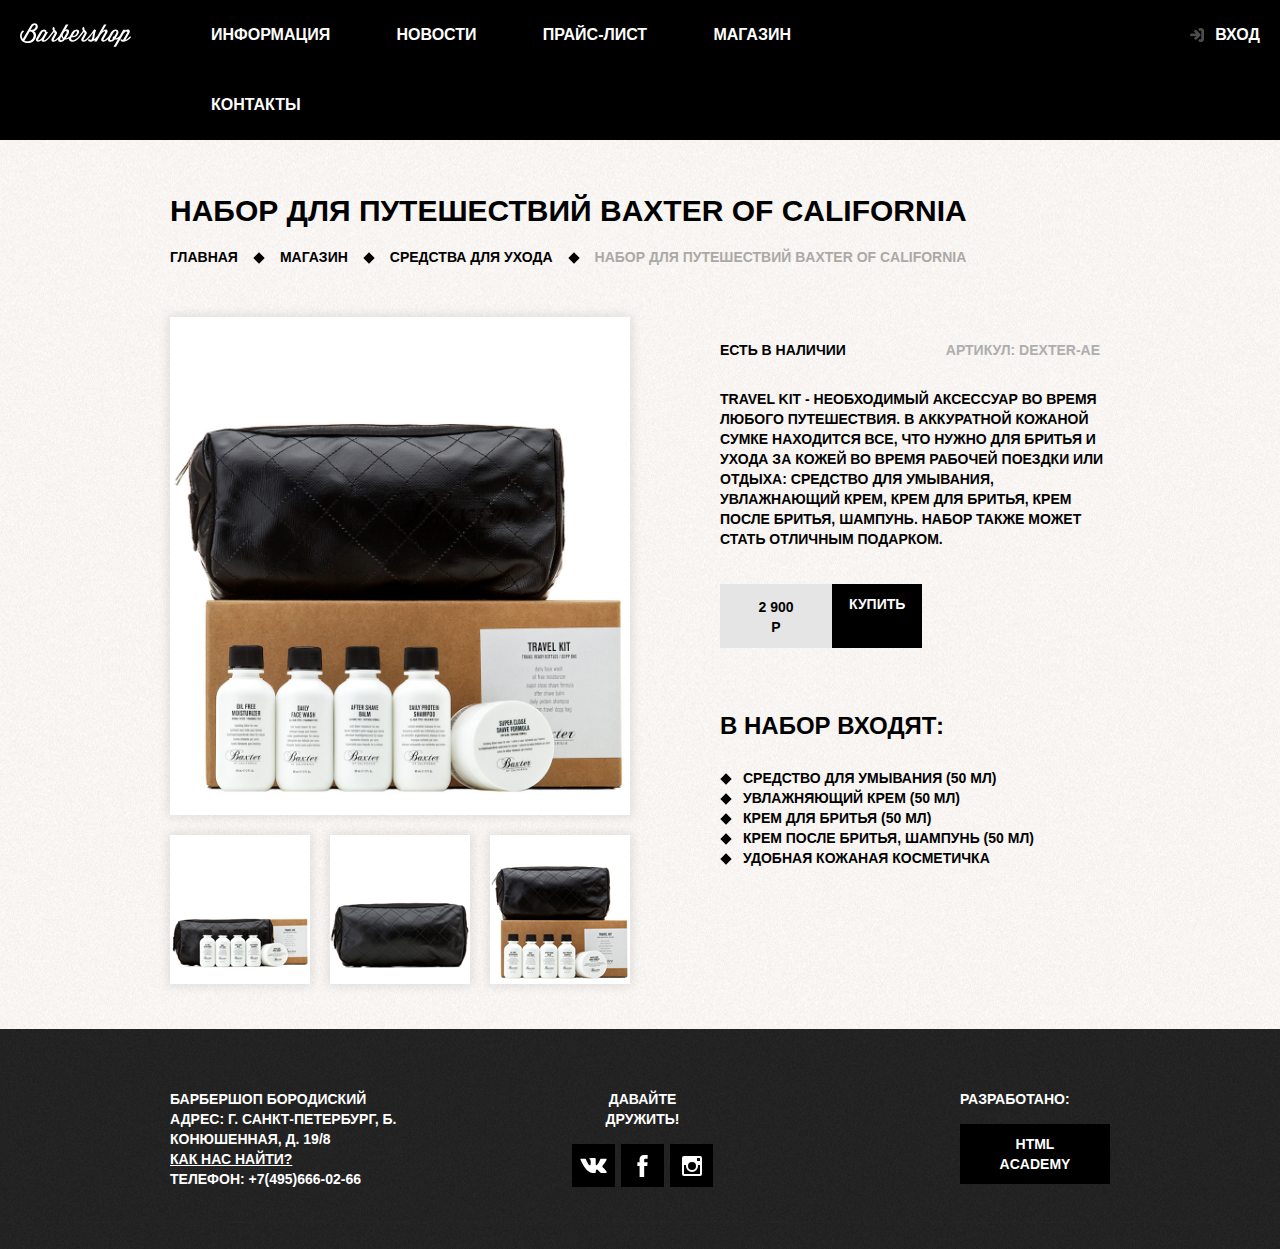
<file: catalog-item.html>
<!DOCTYPE html>
<html lang="en">
<head>
	<meta charset="UTF-8">
	<title>Карточка товара</title>
	<link rel="stylesheet" href="css/style.css">
</head>
<body class="inner-page">
	<header class="main-header">
		<nav class="main-navigation">
			<a class="main-header-logo" href="index.html">
				<img src="img/logo.svg" width="111" height="24" alt=Логотип барбершопа Бородинский>
			</a>
			<ul class="site-navigation">
				<li><a href="info.html">Информация</a></li>
				<li><a href="news.html">Новости</a></li>
				<li><a href="price.html">Прайс-лист</a></li>
				<li><a href="catalog.html">Магазин</a></li>
				<li><a href="contacts.html">Контакты</a></li>
			</ul>
			<ul class="user-navigation">
				<li>
					<a class="login-link" href="login.html">Вход</a>
				</li>
			</ul>
		</nav>
	</header>
	<main class="container">
		<h1 class="page-title">Набор для путешествий Baxter of California	</h1>
		<ul class="breadcrumbs">
			<li><a href="index.html">Главная</a></li>
			<li><a href="catalog.html">Магазин</a></li>
			<li><a href="#">Средства для ухода</a></li>
			<li class="breadcrumbs-current">Набор для путешествий Baxter of California</li>
		</ul>
		<div class="catalog-columns">
			<section class="product-photos">
				<h2 class="visually-hidden">Изображения товара</h2>
				<p class="product-photo-full">
					<img src="img/product-big.jpg" width="460" height="498" alt="Фото всего набора">
				</p>
				<ul class="product-photo-preview">
					<li><img src="img/product-small-1.jpg" width="140" height="149" alt="Фото в анфас"></li>
					<li><img src="img/product-small-2.jpg" width="140" height="149" alt="Фото в профиль"></li>
					<li><img src="img/product-small-3.jpg" width="140" height="149" alt="Фото отдельной части"></li>
				</ul>
			</section>
			<section class="product-info">
				<h2 class="visually-hidden">Описание товара</h2>
				<div class="product-description">
					<p class="product-availability">Есть в наличии</p>
					<p class="product-article">Артикул: dexter-ae</p>
				</div>
				<p class="product-text">Travel Kit - необходимый аксессуар во время любого путешествия. В аккуратной кожаной сумке находится все, что нужно для бритья и ухода за кожей во время рабочей поездки или отдыха: средство для умывания, увлажнающий крем, крем для бритья, крем после бритья, шампунь. Набор также может стать отличным подарком.</p>
				<p class="product-price">
					<b>2 900 Р</b>
					<a class="button" href="#">Купить</a>
				</p>
				<h3>В набор входят:</h3>
				<ul>
					<li>Средство для умывания (50 мл)</li>
					<li>Увлажняющий крем (50 мл)</li>
					<li>Крем для бритья (50 мл)</li>
					<li>Крем после бритья, шампунь (50 мл)</li>
					<li>Удобная кожаная косметичка</li>
				</ul>
			</section>
		</div>
	</main>
	<footer class="main-footer"> 
		<div class="container">
			<p class="footer-contacts">
				Барбершоп бородиский <br>
				Адрес: г. Санкт-Петербург, б. Конюшенная, д. 19/8 <br>
				<a href="map.html">Как нас найти?</a><br>
				Телефон: +7(495)666-02-66
			</p>
			<div class="footer-social">
				<b>Давайте дружить!</b>
				<ul>
					<li>
						<a class="social-button" href="#"><span class="visually-hidden">Вконтакте</span>
							<svg xmlns="http://www.w3.org/2000/svg" width="27" height="15" viewBox="0 0 26.14 14.91">
								<path d="M26 13.47l-.09-.17a13.55 13.55 0 0 0-2.6-3q-.87-.83-1.1-1.12A1 1 0 0 1 22 8a10.27 10.27 0 0 1 1.22-1.78l.88-1.16q2.35-3.13 2-4L26 .94a.8.8 0 0 0-.4-.22 2.14 2.14 0 0 0-.87 0h-3.92a.51.51 0 0 0-.27 0h-.3a.6.6 0 0 0-.15.14.93.93 0 0 0-.14.24 22.22 22.22 0 0 1-1.46 3.06q-.5.84-.93 1.46a7 7 0 0 1-.71.91 4.94 4.94 0 0 1-.52.47q-.23.18-.35.15l-.23-.05a.9.9 0 0 1-.31-.33 1.49 1.49 0 0 1-.16-.53v-.55-.65-.57-1.12-1-.75a3.14 3.14 0 0 0 0-.62 2.12 2.12 0 0 0-.14-.44.73.73 0 0 0-.28-.33 1.57 1.57 0 0 0-.46-.18A9 9 0 0 0 12.57 0a8.93 8.93 0 0 0-3.25.33 1.83 1.83 0 0 0-.52.41q-.25.3-.07.33a1.67 1.67 0 0 1 1.16.59l.08.16a2.6 2.6 0 0 1 .19.63 6.32 6.32 0 0 1 .12 1 10.59 10.59 0 0 1 0 1.7q-.07.71-.13 1.1a2.21 2.21 0 0 1-.18.64 2.69 2.69 0 0 1-.16.3l-.07.07a1 1 0 0 1-.37.07.86.86 0 0 1-.46-.19 3.27 3.27 0 0 1-.56-.52 7 7 0 0 1-.66-.93q-.37-.6-.76-1.42l-.22-.39q-.2-.38-.56-1.11t-.62-1.43A.9.9 0 0 0 5.2.9h-.07a.93.93 0 0 0-.22-.16A1.44 1.44 0 0 0 4.6.65L.87.68A1 1 0 0 0 .1.94L0 1a.44.44 0 0 0 0 .22 1.08 1.08 0 0 0 .08.37Q.9 3.53 1.86 5.31t1.66 2.87Q4.23 9.27 5 10.24t1 1.24l.37.41.34.33a8.06 8.06 0 0 0 1 .78 16.34 16.34 0 0 0 1.4.9 7.6 7.6 0 0 0 1.79.72 6.19 6.19 0 0 0 2 .22h1.57a1.08 1.08 0 0 0 .72-.3l.05-.07a.9.9 0 0 0 .1-.25 1.38 1.38 0 0 0 0-.37 4.48 4.48 0 0 1 .09-1.05 2.77 2.77 0 0 1 .23-.71 1.74 1.74 0 0 1 .29-.4 1.19 1.19 0 0 1 .23-.2h.11a.86.86 0 0 1 .77.21 4.52 4.52 0 0 1 .83.79q.39.47.93 1.05a6.41 6.41 0 0 0 1 .87l.27.16a3.31 3.31 0 0 0 .71.3 1.53 1.53 0 0 0 .76.07l3.48-.05a1.58 1.58 0 0 0 .8-.17.68.68 0 0 0 .34-.37 1.06 1.06 0 0 0 0-.46 1.71 1.71 0 0 0-.1-.36z"
									fill="#fff">
								</path>
							</svg>
						</a>
					</li>
					<li>
						<a class="social-button" href="#">
							<span class="visually-hidden">Фейсбук</span>
							<svg xmlns="http://www.w3.org/2000/svg" width="19" height="22" viewBox="0 0 10.15 21.74">
								<path d="M3.34 1.12A4.77 4.77 0 0 1 6.53 0h3.61v3.81H7.81a1.07 1.07 0 0 0-1.09.83v2.55h3.42c-.08 1.23-.24 2.45-.41 3.67h-3v10.87H2.21V10.86H0V7.21h2.19V3.66a3.83 3.83 0 0 1 1.15-2.54z"
								fill="#fff">
								</path>
							</svg>
						</a>
					</li>
					<li>
						<a class="social-button" href="#">
							<span class="visually-hidden">Инстаграм</span>
							<svg xmlns="http://www.w3.org/2000/svg" width="20" height="20" viewBox="0 0 20 20">
								<path d="M18 0H2a2 2 0 0 0-2 2v16a2 2 0 0 0 2 2h16a2 2 0 0 0 2-2V2a2 2 0 0 0-2-2zm-8 6a4 4 0 1 1-4 4 4 4 0 0 1 4-4zM2.5 18a.47.47 0 0 1-.5-.5V9h2.1a3.4 3.4 0 0 0-.1 1 6 6 0 1 0 12 0 3.4 3.4 0 0 0-.1-1H18v8.5a.47.47 0 0 1-.5.5zM18 4.5a.47.47 0 0 1-.5.5h-2a.47.47 0 0 1-.5-.5v-2a.47.47 0 0 1 .5-.5h2a.47.47 0 0 1 .5.5z"
									fill="#fff">
								</path>
							</svg>
						</a>
					</li>
				</ul>
			</div>
			<p class="footer-copyright">
				<b>Разработано:</b>
				<a class="button" href="https://htmlacademy.ru">HTML Academy</a>
			</p>
		</div>
	</footer>
	<section class="modal modal-login">
		<h2>Личный кабинет</h2>
		<p>Введите свой логин и пароль</p>
		<form class="login-form" action="https://echo.htmlacademy.ru" method="post">
			<p>
				<label class="visually-hidden" for="user-login">Логин</label>
				<input class="login-icon-user" id="user-login" type="text" name="login" placeholder="Логин">
			</p>
			<p>
				<label class="visually-hidden" for="user-password">Пароль</label>
				<input class="login-icon-password" id="user-password" type="password" name="password" placeholder="Пароль">
			</p>
			<p class="login-password-info">
				<label class="login-checkbox">
					<input type="checkbox" name="remember" class="visually-hidden">
					<span class="checkbox-indicator"></span>
					Запомните меня
				</label>
				<a class="restore" href="#">Я забыл пароль!</a>
			</p>
			<button class="button" type="submit">Войти</button>
		</form>
		<button class="modal-close" type="button">Закрыть</button>
	</section>
</body>
</html>
</file>
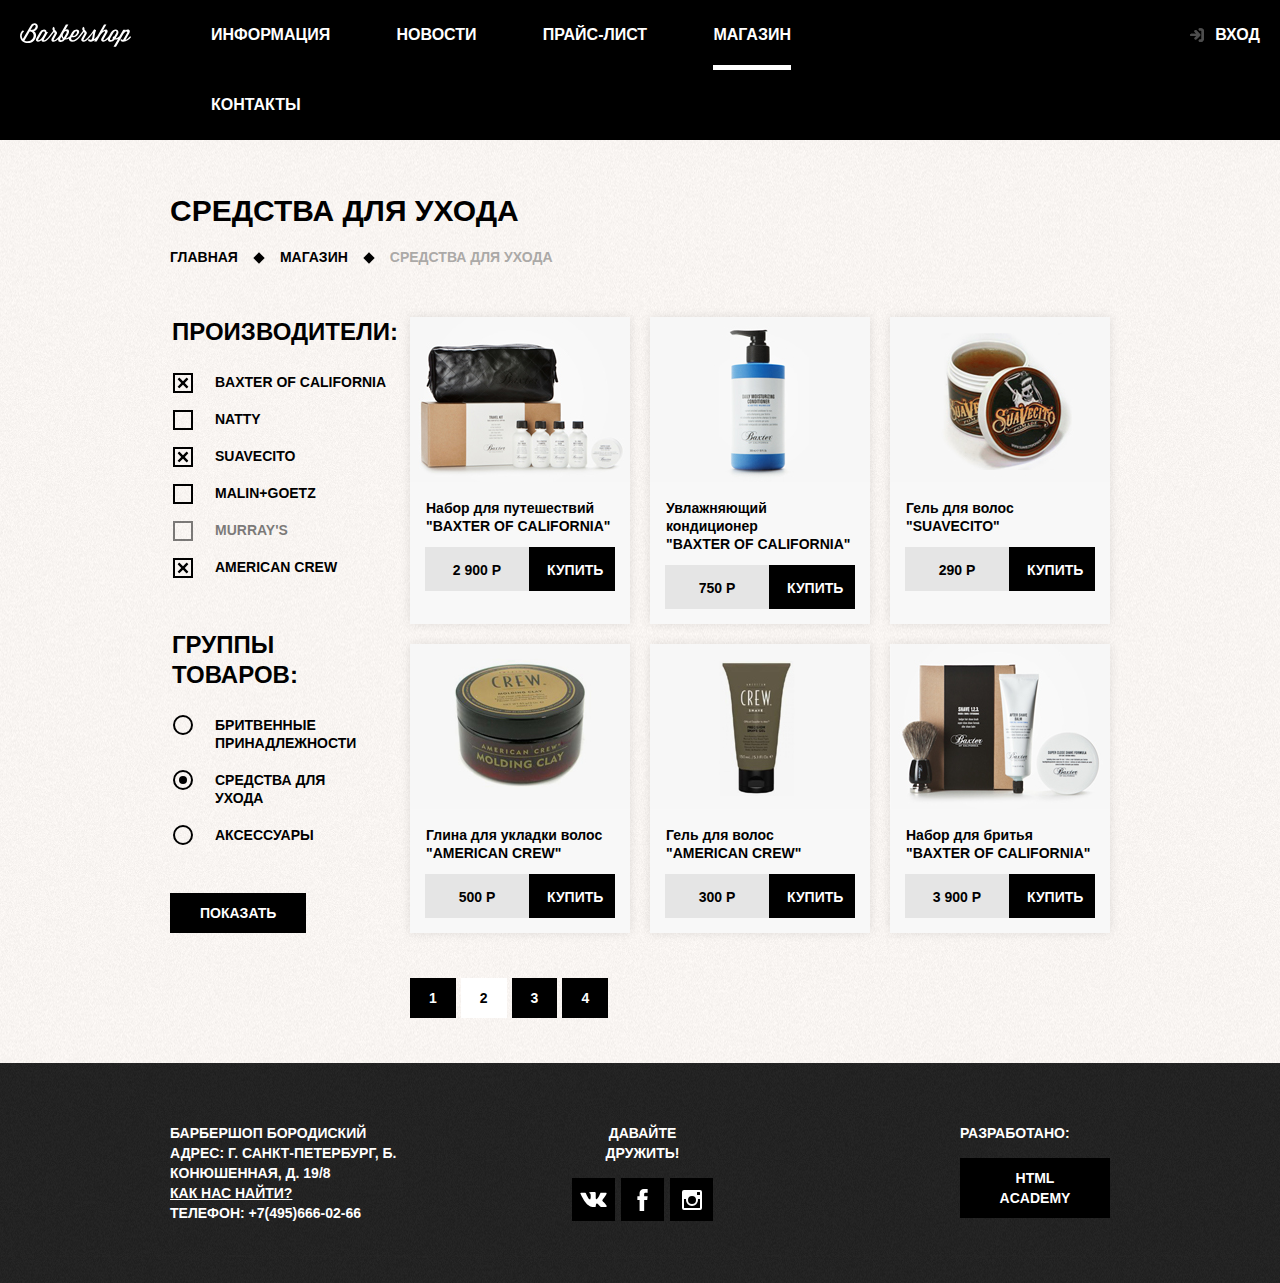
<file: catalog.html>
<!DOCTYPE html>
<html lang="en">
<head>
	<meta charset="UTF-8">
	<title>Каталог</title>
	<link rel="stylesheet" href="css/style.css">
</head>
<body class="inner-page">
	<header class="main-header">
		<nav class="main-navigation">
			<a class="main-header-logo" href="index.html">
				<img src="img/logo.svg" width="111" height="24" alt="Логотип барбершопа Бородинский">
			</a>
			<ul class="site-navigation">
				<li><a href="info.html">Информация</a></li>
				<li><a href="news.html">Новости</a></li>
				<li><a href="price.html">Прайс-лист</a></li>
				<li class="site-navigation-current"><a href="catalog.html">Магазин</a></li>
				<li><a href="contacts.html">Контакты</a></li>
			</ul>
			<ul class="user-navigation">
				<li>
					<a class="login-link" href="login.html">Вход</a>
				</li>
			</ul>
		</nav>
	</header>

	<main class="container">
		<h1 class="page-title">Средства для ухода</h1>
		<ul class="breadcrumbs">
			<li><a href="index.html">Главная</a></li>
			<li><a href="catalog.html">Магазин</a></li>
			<li class="breadcrumbs-current">Средства для ухода</li>
		</ul>
		<div class="catalog-columns">
			<section class="filters">
				<h2 class="visually-hidden">Фильтр товаров</h2>
				<form class="filter" method="GET" action="https://echo.htmlacademy.ru">
					<fieldset>
						<legend>Производители:</legend>
						<ul>
							<li class="filter-option">
								<input class="visually-hidden filter-input filter-input-checkbox" type="checkbox" name="baxter-of-california" id="filter-baxter-of-california" checked>
								<label for="filter-baxter-of-california">Baxter of California</label>
							</li>
							<li class="filter-option">
								<input class="visually-hidden filter-input filter-input-checkbox" type="checkbox" name="mr-natty" id="filter-mr-natty">
								<label for="filter-mr-natty">Natty</label>
							</li>
							<li class="filter-option">
								<input class="visually-hidden filter-input filter-input-checkbox" type="checkbox" name="suavecito" id="filter-suavecito" checked>
								<label for="filter-suavecito">Suavecito</label>
							</li>
							<li class="filter-option">
								<input class="visually-hidden filter-input filter-input-checkbox" type="checkbox" name="malin-goetz" id="filter-malin-goetz">
								<label for="filter-malin-goetz">Malin+Goetz</label>
							</li>
							<li class="filter-option">
								<input class="visually-hidden filter-input filter-input-checkbox" type="checkbox" name="murrays" id="filter-murrays" disabled>
								<label for="filter-murrays">Murray's</label>
							</li>
							<li class="filter-option">
								<input class="visually-hidden filter-input filter-input-checkbox" type="checkbox" name="american-crew" id="filter-american-crew" checked>
								<label for="filter-american-crew">American Crew</label>
							</li>
						</ul>
					</fieldset>
					<fieldset>
							<legend>Группы товаров:</legend>
							<ul>
								<li class="filter-option">
									<input class="visually-hidden filter-input filter-input-radio" type="radio" name="product-group" value="shaving" id="filter-shave">
									<label for="filter-shave">Бритвенные принадлежности</label>
								</li>
								<li class="filter-option">
									<input class="visually-hidden filter-input filter-input-radio" type="radio" name="product-group" value="hair-care" id="filter-care" checked>
									<label for="filter-care">Средства для ухода</label>
								</li>
								<li class="filter-option">
									<input class="visually-hidden filter-input filter-input-radio" type="radio" name="product-group" value="accessories" id="filter-accessories">
									<label for="filter-accessories">Аксессуары</label>
								</li>
							</ul>
					</fieldset>
					<button type="submit" class="filter-button button">Показать</button>
				</form>
			</section>
			<section class="catalog">
				<h2 class="visually-hidden">Список средств для ухода</h2>
				<ul class="catalog-list">
					<li class="catalog-item">
						<a href="catalog-item.html">
							<h3>
								<span class="catalog-category">Набор для путешествий</span>
								<span class="catalog-item-title">"Baxter of California"</span>	
							</h3>
							<p class="catalog-item-image">
								<img src="img/product-1.jpg" width="220" height="165" alt="Набор для путешествий Baxter of California">
							</p>
						</a>
						<p class="catalog-item-price">
							<b>2 900 Р</b>
							<a class="button" href="#">Купить</a>
						</p>
					</li>
					<li class="catalog-item">
						<a href="catalog-item.html">
							<h3>
								<span class="catalog-category">Увлажняющий кондиционер</span>
								<span class="catalog-item-title">"Baxter of California"</span>
							</h3>
							<p class="catalog-item-image">
								<img src="img/product-2.jpg" width="220" height="165" alt="Увлажняющий кондиционер Baxter of California">
							</p>
						</a>
						<p class="catalog-item-price">
							<b>750 Р</b>
							<a class="button" href="#">Купить</a>
						</p>
					</li>
					<li class="catalog-item">
						<a href="catalog-item.html">
							<h3>
								<span class="catalog-category">Гель для волос</span>
								<span class="catalog-item-title">"SUAVECITO"</span>
							</h3>
							<p class="catalog-item-image">
								<img src="img/product-3.jpg" width="220" height="165" alt="Гель для волос SUAVECITO">
							</p>
						</a>
						<p class="catalog-item-price">
							<b>290 Р</b>
							<a class="button" href="#">Купить</a>
						</p>
					</li>
					<li class="catalog-item">
						<a href="catalog-item.html">
							<h3>
								<span class="catalog-category">Глина для укладки волос</span>
								<span class="catalog-item-title">"AMERICAN CREW"</span>
							</h3>
							<p class="catalog-item-image">
								<img src="img/product-4.jpg" width="220" height="165" alt="Глина для укладки волос AMERICAN CREW">
							</p>
						</a>
						<p class="catalog-item-price">
							<b>500 Р</b>
							<a class="button" href="#">Купить</a>
						</p>
					</li>
					<li class="catalog-item">
						<a href="catalog-item.html">
							<h3>
								<span class="catalog-category">Гель для волос</span>
								<span class="catalog-item-title">"AMERICAN CREW"</span>
							</h3>
							<p class="catalog-item-image">
								<img src="img/product-5.jpg" width="220" height="165" alt="Гель для волос AMERICAN CREW">
							</p>
						</a>
						<p class="catalog-item-price">
							<b>300 Р</b>
							<a class="button" href="#">Купить</a>
						</p>
					</li>
					<li class="catalog-item">
						<a href="catalog-item.html">
							<h3>
								<span class="catalog-category">Набор для бритья</span>
								<span class="catalog-item-title">"Baxter of California"</span>
							</h3>
							<p class="catalog-item-image">
								<img src="img/product-6.jpg" width="220" height="165" alt="Набор для бритья Baxter of California">
							</p>
						</a>
						<p class="catalog-item-price">
							<b>3 900 Р</b>
							<a class="button" href="#">Купить</a>
						</p>
					</li>
				</ul>
				<ul class="pagination-list">
					<li class="pagination-item"><a href="#">1</a></li>
					<li class="pagination-item pagination-item-current"><a>2</a></li>
					<li class="pagination-item"><a href="#">3</a></li>
					<li class="pagination-item"><a href="#">4</a></li>
				</ul>
			</section>
		</div>
	</main>
	<footer class="main-footer"> 
		<div class="container">
			<p class="footer-contacts">
				Барбершоп бородиский <br>
				Адрес: г. Санкт-Петербург, б. Конюшенная, д. 19/8 <br>
				<a href="map.html">Как нас найти?</a><br>
				Телефон: +7(495)666-02-66
			</p>
			<div class="footer-social">
				<b>Давайте дружить!</b>
				<ul>
					<li>
						<a class="social-button" href="#"><span class="visually-hidden">Вконтакте</span>
							<svg xmlns="http://www.w3.org/2000/svg" width="27" height="15" viewBox="0 0 26.14 14.91">
								<path d="M26 13.47l-.09-.17a13.55 13.55 0 0 0-2.6-3q-.87-.83-1.1-1.12A1 1 0 0 1 22 8a10.27 10.27 0 0 1 1.22-1.78l.88-1.16q2.35-3.13 2-4L26 .94a.8.8 0 0 0-.4-.22 2.14 2.14 0 0 0-.87 0h-3.92a.51.51 0 0 0-.27 0h-.3a.6.6 0 0 0-.15.14.93.93 0 0 0-.14.24 22.22 22.22 0 0 1-1.46 3.06q-.5.84-.93 1.46a7 7 0 0 1-.71.91 4.94 4.94 0 0 1-.52.47q-.23.18-.35.15l-.23-.05a.9.9 0 0 1-.31-.33 1.49 1.49 0 0 1-.16-.53v-.55-.65-.57-1.12-1-.75a3.14 3.14 0 0 0 0-.62 2.12 2.12 0 0 0-.14-.44.73.73 0 0 0-.28-.33 1.57 1.57 0 0 0-.46-.18A9 9 0 0 0 12.57 0a8.93 8.93 0 0 0-3.25.33 1.83 1.83 0 0 0-.52.41q-.25.3-.07.33a1.67 1.67 0 0 1 1.16.59l.08.16a2.6 2.6 0 0 1 .19.63 6.32 6.32 0 0 1 .12 1 10.59 10.59 0 0 1 0 1.7q-.07.71-.13 1.1a2.21 2.21 0 0 1-.18.64 2.69 2.69 0 0 1-.16.3l-.07.07a1 1 0 0 1-.37.07.86.86 0 0 1-.46-.19 3.27 3.27 0 0 1-.56-.52 7 7 0 0 1-.66-.93q-.37-.6-.76-1.42l-.22-.39q-.2-.38-.56-1.11t-.62-1.43A.9.9 0 0 0 5.2.9h-.07a.93.93 0 0 0-.22-.16A1.44 1.44 0 0 0 4.6.65L.87.68A1 1 0 0 0 .1.94L0 1a.44.44 0 0 0 0 .22 1.08 1.08 0 0 0 .08.37Q.9 3.53 1.86 5.31t1.66 2.87Q4.23 9.27 5 10.24t1 1.24l.37.41.34.33a8.06 8.06 0 0 0 1 .78 16.34 16.34 0 0 0 1.4.9 7.6 7.6 0 0 0 1.79.72 6.19 6.19 0 0 0 2 .22h1.57a1.08 1.08 0 0 0 .72-.3l.05-.07a.9.9 0 0 0 .1-.25 1.38 1.38 0 0 0 0-.37 4.48 4.48 0 0 1 .09-1.05 2.77 2.77 0 0 1 .23-.71 1.74 1.74 0 0 1 .29-.4 1.19 1.19 0 0 1 .23-.2h.11a.86.86 0 0 1 .77.21 4.52 4.52 0 0 1 .83.79q.39.47.93 1.05a6.41 6.41 0 0 0 1 .87l.27.16a3.31 3.31 0 0 0 .71.3 1.53 1.53 0 0 0 .76.07l3.48-.05a1.58 1.58 0 0 0 .8-.17.68.68 0 0 0 .34-.37 1.06 1.06 0 0 0 0-.46 1.71 1.71 0 0 0-.1-.36z"
									fill="#fff">
								</path>
							</svg>
						</a>
					</li>
					<li>
						<a class="social-button" href="#">
							<span class="visually-hidden">Фейсбук</span>
							<svg xmlns="http://www.w3.org/2000/svg" width="19" height="22" viewBox="0 0 10.15 21.74">
								<path d="M3.34 1.12A4.77 4.77 0 0 1 6.53 0h3.61v3.81H7.81a1.07 1.07 0 0 0-1.09.83v2.55h3.42c-.08 1.23-.24 2.45-.41 3.67h-3v10.87H2.21V10.86H0V7.21h2.19V3.66a3.83 3.83 0 0 1 1.15-2.54z"
								fill="#fff">
								</path>
							</svg>
						</a>
					</li>
					<li>
						<a class="social-button" href="#">
							<span class="visually-hidden">Инстаграм</span>
							<svg xmlns="http://www.w3.org/2000/svg" width="20" height="20" viewBox="0 0 20 20">
								<path d="M18 0H2a2 2 0 0 0-2 2v16a2 2 0 0 0 2 2h16a2 2 0 0 0 2-2V2a2 2 0 0 0-2-2zm-8 6a4 4 0 1 1-4 4 4 4 0 0 1 4-4zM2.5 18a.47.47 0 0 1-.5-.5V9h2.1a3.4 3.4 0 0 0-.1 1 6 6 0 1 0 12 0 3.4 3.4 0 0 0-.1-1H18v8.5a.47.47 0 0 1-.5.5zM18 4.5a.47.47 0 0 1-.5.5h-2a.47.47 0 0 1-.5-.5v-2a.47.47 0 0 1 .5-.5h2a.47.47 0 0 1 .5.5z"
									fill="#fff">
								</path>
							</svg>
						</a>
					</li>
				</ul>
			</div>
			<p class="footer-copyright">
				<b>Разработано:</b>
				<a class="button" href="https://htmlacademy.ru">HTML Academy</a>
			</p>
		</div>
	</footer>
	<section class="modal modal-login">
		<h2>Личный кабинет</h2>
		<p>Введите свой логин и пароль</p>
		<form class="login-form" action="https://echo.htmlacademy.ru" method="post">
			<p>
				<label class="visually-hidden" for="user-login">Логин</label>
				<input class="login-icon-user" id="user-login" type="text" name="login" placeholder="Логин">
			</p>
			<p>
				<label class="visually-hidden" for="user-password">Пароль</label>
				<input class="login-icon-password" id="user-password" type="password" name="password" placeholder="Пароль">
			</p>
			<p class="login-password-info">
				<label class="login-checkbox">
					<input type="checkbox" name="remember" class="visually-hidden">
					<span class="checkbox-indicator"></span>
					Запомните меня
				</label>
				<a class="restore" href="#">Я забыл пароль!</a>
			</p>
			<button class="button" type="submit">Войти</button>
		</form>
		<button class="modal-close" type="button">Закрыть</button>
	</section>
</body>
</html>
</file>
<file: css/style.css>
body {
  min-width: 960px;
  margin: 0;
  padding: 0;

  font-family: "PT Sans Narrow", Arial, sans-serif;
  font-size: 14px;
  line-height: 24px;
  font-weight: 700;
  color: #ffffff;
  text-transform: uppercase;

  background-color: #000000;
  background-image: url("../img/bg.jpg");
  background-position: top center;
  background-repeat: no-repeat;
}

a {
  text-decoration: none;
}

img {
  max-width: 100%;
  height: auto;
}

.visually-hidden:not(:focus):not(:active),
input[type="checkbox"].visually-hidden,
input[type="radio"].visually-hidden {
  position: absolute;
  width: 1px;
  height: 1px;
  margin: -1px;
  border: 0;
  padding: 0;

  white-space: nowrap;

  clip-path: inset(100%);
  clip: rect(0 0 0 0);
  overflow: hidden;
}

.button {
  display: inline-block;
  margin-right: 16px;
  padding: 10px 30px;

  font: inherit;
  text-align: center;
  color: #ffffff;
  vertical-align: middle;
  text-transform: uppercase;

  background-color: #000000;
  border: none;
}

.button:hover,
.button:focus,
.button:active {
  background-color: #663d15;
}

.button.disabled,
.button:disabled {
  cursor: default;
  opacity: 0.5;
  background-color: #000000;
}

.inner-page {
  color: #000000;

  background-color: #f9f6f3;
  background-image: url("../img/pattern-light.jpg");
  background-position: 0 0;
  background-repeat: repeat;

  font-size: 14px;
  line-height: 20px;
  color: #000000;

  background-color: transparent;

}

.main-header {
	margin-bottom: 75px;
	/*min-height: 285px;*/

}

.inner-page .main-header{
  margin-bottom: 50px;
  background-color: #000000;
}

.main-navigation{
	display: flex;
	flex-direction: column;
  align-items: center;
  
  font-size: 16px;
  line-height: 20px;
  color: #ffffff;
  background-color: #000000;

}

.inner-page .main-navigation{
  align-items: flex-start;
  flex-direction: row;
}

.inner-page .user-navigation{
  margin-left: auto;
}

.main-header-logo{
	order: 2;
	width: 368px;
	height: 153px;
}

.inner-page .main-header-logo{
  order: 0;
  width: 111px;
  height: 24px;
  padding: 23px 20px;
}

.main-navigation-wrapper{
	width: 100%;
	margin-bottom: 60px;
  min-height: 72px;
	background-color: #000000;
}

.container{
	width: 940px;
	margin: 0 auto;
	padding: 0 10px;
}

.main-navigation-wrapper .container {
  
  
	display: flex;
	justify-content: space-between;
}

.site-navigation{
  display: flex;
  flex-wrap: wrap;
  justify-content: space-between;
  align-items: center;
	width: 620px;
	margin: 0;
	
	list-style: none;
}

.site-navigation-current {
  position: relative;
}

.site-navigation-current::after {
  content: "";

  position: absolute;
  right: 20px;
  bottom: 0;
  left: 20px;

  height: 5px;

  background-color: #ffffff;
}

.site-navigation,
.user-navigation {
  list-style: none;
}

.user-navigation{
  
  display: flex;
  max-width: 140px;
  margin: 0;
}

.site-navigation a,
.user-navigation a {
  
  display: block;
  padding: 25px 20px;
  

  color: #ffffff;
}

.site-navigation a:hover,
.site-navigation a:focus,
.user-navigation a:hover,
.user-navigation a:focus {
  background-color: #242424;
}

.user-navigation .login-link {
  position: relative;
  padding-left: 50px;
}

.login-link::before{
  content: "";

  position: absolute;
  top: 27px;
  left: 24px;

  width: 16px;
  height: 18px;

  background-image: url(../img/login.svg);
  background-repeat: no-repeat;
  background-position: 0 0;

  opacity: 0.3;
}

.login-link:hover::before,
.login-link:focus::before,
.login-link:active::before {
  opacity: 1;
}

.login-svg{
  padding-top: 4px;
}

/* MAIN */ 

.features{
  margin-bottom: 85px;
}

.features-list{
	display: flex;
	justify-content: space-between;
	margin: 0;
	padding: 0;


	list-style: none;
}

.feature-item{
  text-align: center;
  color: #f7f4f1;
	width: 300px;
	min-height: 170px;
}

.feature-item h3{
  position: relative;

  margin: 0;
  margin-bottom: 60px;

  font-size: 30px;
  line-height: 42px;
}

.feature-item h3::after {
  content: "";

  position: absolute;
  bottom: -30px;
  left: 50%;

  width: 20px;
  height: 20px;
  margin-left: -10px;

  background-color: #ffffff;

  transform: rotate(45deg);
}

.feature-item p {
  margin: 0 10px;
}

.index-columns{

	display: flex;
	justify-content: space-between;
	padding: 50px 80px;
	margin-bottom: 35px;
	

  color: #000000;

  background-color: #f8f5f2;
  background-image:
    url(../img/line.png),
    url(../img/pattern-light.jpg);
  background-position: center, 0 0;
  background-repeat: no-repeat, repeat;
}

.index-columns h2{
  margin: 0;
  margin-bottom: 25px;

  font-size: 30px;
  line-height: 42px;
}

.news{

	width: 380px;
}

.news-list{
  margin: 0;
  margin-bottom: 25px;
  padding: 0;

  list-style: none;
}

.news-item {
  margin-bottom: 25px;
}

.news-item p {
  margin: 0;
}

.news-item time{
  text-transform: none;
}

.gallery{
	width: 300px;
}

.gallery-container {
  position: relative;
  height: 260px;
}

.gallery-content{
  height: 164px;
  margin: 0;

  background-color: #cccccc;
  border: 7px solid #ffffff;
}

.gallery-content img {
  width: 286px;
  height: 164px;
}

.gallery-button {
  box-sizing: border-box;
  position: absolute;
  bottom: 0;

  width: 140px;
  margin: 0;
}

.gallery-button-back {
  left: 0;
}

.gallery-button-next {
  right: 0;
}

.contacts{
	width: 380px;
}

.contacts p {
  margin: 0;
  margin-bottom: 25px;
}

.appointment{
	width: 300px;
}

.appointment-info {
  margin: 0;
  margin-bottom: 15px;
}

.appointment-form {
  display: flex;
  flex-wrap: wrap;
  justify-content: space-between;
}

.appointment-item {
  width: 110px;
  margin: 0;
  margin-bottom: 10px;
}

.appointment-item label {
  display: block;
  margin-bottom: 9px;
  margin-left: 15px;
}

.appointment-item input {
  box-sizing: border-box;
  width: 110px;
  padding-top: 8px;
  padding-left: 15px;
  padding-right: 15px;
  padding-bottom: 7px;

  font: inherit;
}

.appointment .button {
  width: 100%;
  margin-top: 10px;
  margin-right: 0;
}

.page-title{
  margin: 0;
  margin-bottom: 15px;
  padding: 0;

  font-size: 30px;
  line-height: 42px;
}

.breadcrumbs{
  display: flex;
  justify-content: flex-start;
  flex-wrap: wrap;
  padding: 0;
  margin: 0;
  margin-bottom: 50px;
  list-style: none;
}

.breadcrumbs li {
  position: relative;
  margin-right: 42px;
}

.breadcrumbs li::after {
  content: "";
  
  position: absolute;
  top: 7px;
  right: -25px;

  width: 8px;
  height: 8px;

  background-color: #000000;

  transform: rotate(45deg);
}

.breadcrumbs li:last-child {
  margin-right: 0;
}

.breadcrumbs a {
  color: #000000;
}

.breadcrumbs a:hover,
.breadcrumbs a:focus {
  text-decoration: underline;
}

.breadcrumbs-current {
  color: #aba9a7;
}

.breadcrumbs-current::after {
  display: none;
}

fieldset ul {
  font-size: 14px;
}

.filter fieldset {
  padding: 0;
  margin: 0;
  margin-bottom: 30px;

  border: none;
}

.filter fieldset:first-child {
  margin-bottom: 35px;
}

.filter legend {
  margin-bottom: 26px;

  font-size: 24px;
  line-height: 30px;
}

.filter ul {
  padding: 0;
  margin: 0;

  list-style: none;
  line-height: 18px;
}

.filter-option {
  margin-bottom: 19px;
  padding-left: 45px;
}

.filter-option label {
  position: relative;

  display: block;

  cursor: pointer;
  user-select: none;
}

.filter-input:hover + label,
.filter-input:focus + label {
  color: #663d15;
}

.filter-input-checkbox + label::before {
  content: "";
  position: absolute;
  left: -42px;
  top: 0;

  width: 16px;
  height: 16px;
  border: 2px solid #000000;
}

.filter-input-checkbox:checked + label::after {
  content: "";

  position: absolute;
  top: 4px;
  left: -38px;

  width: 12px;
  height: 12px;

  background-image: url(../img/cross.svg);
  background-repeat: no-repeat;
  background-position: 0 0;
}

.filter-input-radio + label::before {
  content: "";

  position: absolute;
  left: -42px;
  top: -1px;

  width: 16px;
  height: 16px;

  border: 2px solid #000000;
  border-radius: 50%;
}

.filter-input-radio:checked + label::after {
  content: "";

  position: absolute;
  top: 5px;
  left: -36px;

  width: 8px;
  height: 8px;

  background-color: #000000;
  border-radius: 50%;
}

.filter-input:disabled + label {
  color: #000000;
  opacity: 0.5;
}

.catalog-columns{
  display: flex;  
  justify-content: space-between;
}

.filters{
  width: 180px;
}

.catalog{
  width: 700px;
}

.catalog-list{
  display: flex;
  flex-wrap: wrap;
  padding: 0;
  margin: 0;
  margin-bottom: 25px;

  list-style: none;
}

.catalog-item{
  background-color: #f8f8f8;
  box-shadow: 0 0 10px rgba(0, 0, 0, 0.1);

  width: 220px;
  margin-bottom: 20px;
  margin-right: 20px;
}

.catalog-item:nth-child(3n){
  margin-right: 0;
}

.catalog-item:hover {
  box-shadow: 0 0 10px rgba(0, 0, 0, 0.2);
}

.catalog-item a {
  display: flex;
  flex-direction: column;

  color: #000000;
}

.catalog-item h3 {
  order: 1;
  margin-top: 17px;
  margin-bottom: 12px;
  margin-left: 16px;
  margin-right: 15px;

  font-size: 14px;
  line-height: 18px;
}

.catalog-category {
  display: block;

  text-transform: none;
}

.catalog-item-image {
  width: 220px;
  height: 165px;
  margin: 0;
}

.catalog-item-price {
  display: flex;
  margin: 15px;
  margin-top: 0;
}

.catalog-item-price b {
  width: 112px;
  padding: 13px 25px 11px;

  font-size: 14px;
  line-height: 20px;
  text-align: center;

  background-color: #e5e5e5;
}

.catalog-item-price .button {
  width: 50px;
  padding: 13px 18px 11px;
  margin-right: 0;

  color: #ffffff;
  line-height: 20px;
}

.pagination-list{
  display: flex;
  flex-wrap: wrap;

  padding: 0;
  margin: 0;

  list-style: none;
}

.pagination-item{
  margin-right: 5px;
}

.pagination-item:last-child {
  margin-right: 0;
}

.pagination-item a {
  display: block;
  padding: 10px 19px;

  color: #ffffff;

  background-color: #000000;
}

.pagination-item a:hover,
.pagination-item a:focus,
.pagination-item a:active {
  background-color: #663d15;
}

.pagination-item-current a {
  color: #000000;
  background-color: #ffffff;
}

.pagination-item-current a:hover,
.pagination-item-current a:focus,
.pagination-item-current a:active {
  color: #000000;
  background-color: #ffffff;
}

.product-photo-preview{
  display: flex;
  padding: 0;
  margin: 0;

  list-style: none;
}

.product-photo-preview li {
  width: 140px;
  height: 149px;
  margin-right: 20px;

  box-shadow: 0 0 10px 2px rgba(0, 0, 0, 0.1);
}

.product-photo-preview li:last-child {
  margin-right: 0;
}

.product-photo-full {
  width: 460px;
  height: 498px;
  margin: 0;
  margin-bottom: 20px;

  box-shadow: 0 0 10px 2px rgba(0, 0, 0, 0.1);
}

.product-description {
  display: flex;
  justify-content: space-between;
  padding-right: 10px;
  margin-bottom: 29px;
}

.product-description p {
  width: 200px;
}

.product-article {
  text-align: right;
  color: #aeaeae;
}

.product-price b {
  width: 112px;
  padding-top: 13px;
  padding-left: 36px;
  padding-right: 36px;
  padding-bottom: 11px;
  
  line-height: 20px;
  text-align: center;

  background-color: #e5e5e5;

  box-sizing: border-box;
}

.product-price .button {
  padding-left: 17px;
  padding-right: 17px;
}

.product-photos{
  width: 460px;
}

.product-info{
  width: 390px;
  padding-top: 23px;
}

.product-info p {
  margin: 0;
}

.product-info h3 {
  margin: 0;
  margin-bottom: 27px;

  font-size: 24px;
  line-height: 30px;
}

.product-info .product-text {
  margin-bottom: 35px;
}

.product-info .product-price {
  display: flex;
  margin-bottom: 63px;
}

.product-info ul {
  margin: 0;
  padding: 0;

  list-style: none;
}

.product-info li {
  position: relative;

  padding-left: 23px;
}

.product-info li::before {
  content: "";

  position: absolute;
  top: 7px;
  left: 2px;

  width: 8px;
  height: 8px;

  background-color: #000000;

  transform: rotate(45deg);
}

.inner-content {
  margin-bottom: 75px;
}

.inner-content h2 {
  margin-top: 60px;
  margin-bottom: 30px;

  font-size: 24px;
  line-height: 30px;
}

.inner-content h3 {
  margin-top: 60px;
  margin-bottom: 30px;

  font-size: 20px;
  line-height: 24px;
}

.inner-content h2 + h3 {
  margin-top: 30px;
}

.inner-content p {
  margin: 14px 0;
}

.inner-content table {
  border-collapse: collapse;
}

.inner-content td {
  padding: 10px 15px;

  border: 2px solid #000000;
}

.inner-content .big-heading {
  display: flex;
  align-items: center;

  margin-top: 55px;
  margin-bottom: 65px;

  font-size: 48px;
  line-height: 48px;
  text-align: center;
}

.inner-content .big-heading::before,
.inner-content .big-heading::after {
  content: "";

  flex-grow: 1;
  flex-shrink: 0;

  width: 50px;
  height: 2px;

  background: #000000;
}

.inner-content .big-heading::before {
  margin-right: 25px;
}

.inner-content .big-heading::after {
  margin-left: 25px;
}

.custom-list-1 {
  margin: 14px 0;
  padding: 0;

  list-style: none;
}

.custom-list-1 li {
  position: relative;
  margin-bottom: 15px;
  padding-left: 20px;
}

.custom-list-1 li::before {
  content: "";

  position: absolute;
  top: 8px;
  left: 0;

  width: 8px;
  height: 8px;

  background-color: #000000;
  transform: rotate(45deg);
}

.custom-table-1 {
  width: 100%;
}

.custom-table-1 td {
  width: 50%;
}

.custom-table-1 td:last-child {
  text-align: center;
}

.inner-columns {
  display: flex;
  flex-wrap: wrap;
  justify-content: space-between;

  margin: 60px 0;
}

.inner-column-left,
.inner-column-right {
  width: 460px;

}

.inner-column-left *:first-child,
.inner-column-right *:first-child {
  margin-top: 0;
}

.inner-column-left *:last-child,
.inner-column-right *:last-child {
  margin-bottom: 0;
}

.inner-columns > h2:first-child {
  width: 100%;
  margin-top: 0;
}

.inner-columns .short-text {
  width: 370px;
}

/* FOOTER */ 

.main-footer{
	padding: 60px 0;
	margin-top: 65px;
  color: #ffffff;

  background-color: #212121;
  background-image: url(../img/pattern-dark.jpg);
  background-position: 0 0;
  background-repeat: repeat;
}

.inner-page .main-footer{
  margin-top: 45px;
}

.main-footer .container{
	display: flex;
}

.footer-contacts{
	width: 320px;
	margin: 0;
	margin-right: 80px;
}

.footer-contacts a{
  text-decoration: underline;
  color: #ffffff;
}

.footer-social{
  width: 145px;
  
  text-align: center;
}

.footer-social ul {
  display: flex;
  flex-wrap: wrap;
  justify-content: space-between;
  width: 141px;
  margin: 0 auto;
  padding: 0;

  list-style: none;
}

.footer-social b {
  display: block;
  margin-bottom: 15px;
}

.social-button {
  display: flex;
  align-items: center;
  justify-content: center;
  width: 43px;
  height: 43px;

  background-color: #000000;
}

.social-button:hover,
.social-button:focus {
  background-color: #ffffff;
}

.social-button:hover path,
.social-button:focus path {
  fill: #000000;
}

.footer-copyright{
	width: 150px;
	margin: 0;
	margin-left: auto;
}

.footer-copyright .button {
  display: block;
  margin-right: 0;
}

.footer-copyright b {
  display: block;
  margin-bottom: 15px;
}

.footer-copyright .button:hover,
.footer-copyright .button:focus {
  color: #000000;

  background-color: #ffffff;
}

/* Всплывающая форма */

@keyframes bounce {
  0% {
    transform: translateY(-2000px);
  }
  70% {
    transform: translateY(30px);
  }
  90% {
    transform: translateY(-10px);
  }
  100% {
    transform: translateY(0);
  }
}

@keyframes shake {
  0%,
  100% {
    transform: translateX(0);
  }
  
  10%,
  30%,
  50%,
  70%,
  90% {
    transform: translateX(-10px);
  }

  20%,
  40%,
  60%,
  80% {
    transform: translateX(10px);
  }
}





.modal {
  position: fixed;

  display: none;

  color: #000000;

  background-color: #f8f3f0;
  background-image: url(../img/pattern-light.jpg);
  background-position: 0 0;
  background-repeat: repeat;
  box-shadow: 0 30px 50px rgba(0, 0, 0, 0.7);
}

.modal-login {
  

  top: 120px;
  left: 50%;

  width: 300px;
  margin-left: -230px;
  padding: 50px 80px;
}



.modal-error {
  animation: shake 600ms;
}

.modal-close {
  position: absolute;
  top: 0;
  right: -34px;

  width: 22px;
  height: 22px;

  font-size: 0;

  background-color: transparent;
  border: 0;

  cursor: pointer;
}

.modal-close::before,
.modal-close::after {
  content: "";

  position: absolute;
  top: 10px;
  left: 2px;

  width: 19px;
  height: 3px;

  background-color: #d0d0d0;
}

.modal-close::before {
  transform: rotate(45deg);
}

.modal-close::after {
  transform: rotate(-45deg);
}

.modal-login h2 {
  margin: 0;
  margin-bottom: 20px;

  font-size: 30px;
  line-height: 42px;
}

.modal-description {
  margin: 0;
  margin-bottom: 10px;
}

.login-form p {
  margin: 0;
  margin-bottom: 10px;
}

.login-form input[type="text"],
.login-form input[type="password"] {
  box-sizing: border-box;
  width: 300px;
  padding: 10px 15px;
  padding-right: 40px;

  font: inherit;
  color: #000000;
  text-transform: uppercase;

  background-color: #f9f6f3;
  border: 2px solid #000000;
}

.login-form input:focus {
  border-color: #663d15;
}

.login-form .login-help {
  display: flex;
  flex-wrap: wrap;
  justify-content: space-between;
}

.login-icon-user {
  background-image: url(../img/user.svg);
  background-position: 270px center;
  background-repeat: no-repeat;
}

.login-icon-password {
  background-image: url(../img/lock.svg);
  background-position: 270px center;
  background-repeat: no-repeat;
}

.login-checkbox {
  position: relative;
  padding-left: 30px;
  cursor: pointer;
}

.login-checkbox:hover,
.login-checkbox:focus {
  color: #663d15;
}

.login-checkbox input[type="checkbox"] + .checkbox-indicator {
  position: absolute;
  top: 0;
  left: 0;
  
  width: 17px;
  height: 17px;

  border: 2px solid #000000;
}

.login-checkbox input[type="checkbox"]:focus + .checkbox-indicator {
  border-color: #663d15;
  outline: thin dotted;
  outline: 5px auto -webkit-focus-ring-color;
}

.login-checkbox input[type="checkbox"]:checked + .checkbox-indicator::before,
.login-checkbox input[type="checkbox"]:checked + .checkbox-indicator::after {
  content: "";

  position: absolute;
  top: 8px;
  left: 1px;

  width: 15px;
  height: 2px;

  background-color: #000000;
}

.login-checkbox input[type="checkbox"]:checked + .checkbox-indicator::before {
  transform: rotate(45deg);
}

.login-checkbox input[type="checkbox"]:checked + .checkbox-indicator::after {
  transform: rotate(-45deg);
}

.login-form .button {
  width: 100%;
  margin-right: 0;
}

.modal-map {
  top: 50%;
  left: 50%;

  width: 766px;
  height: 561px;

  transform: translate(-50%, -50%)
}

.modal-map p {
  position: absolute;
  top: 0;
  left: 0;
  z-index: 1;
  margin: 0;
}

.modal-map iframe {
  position: relative;
  z-index: 2;

  border: none;
}

.modal-show {
  display: block;
  animation: bounce 600ms;
}
</file>
